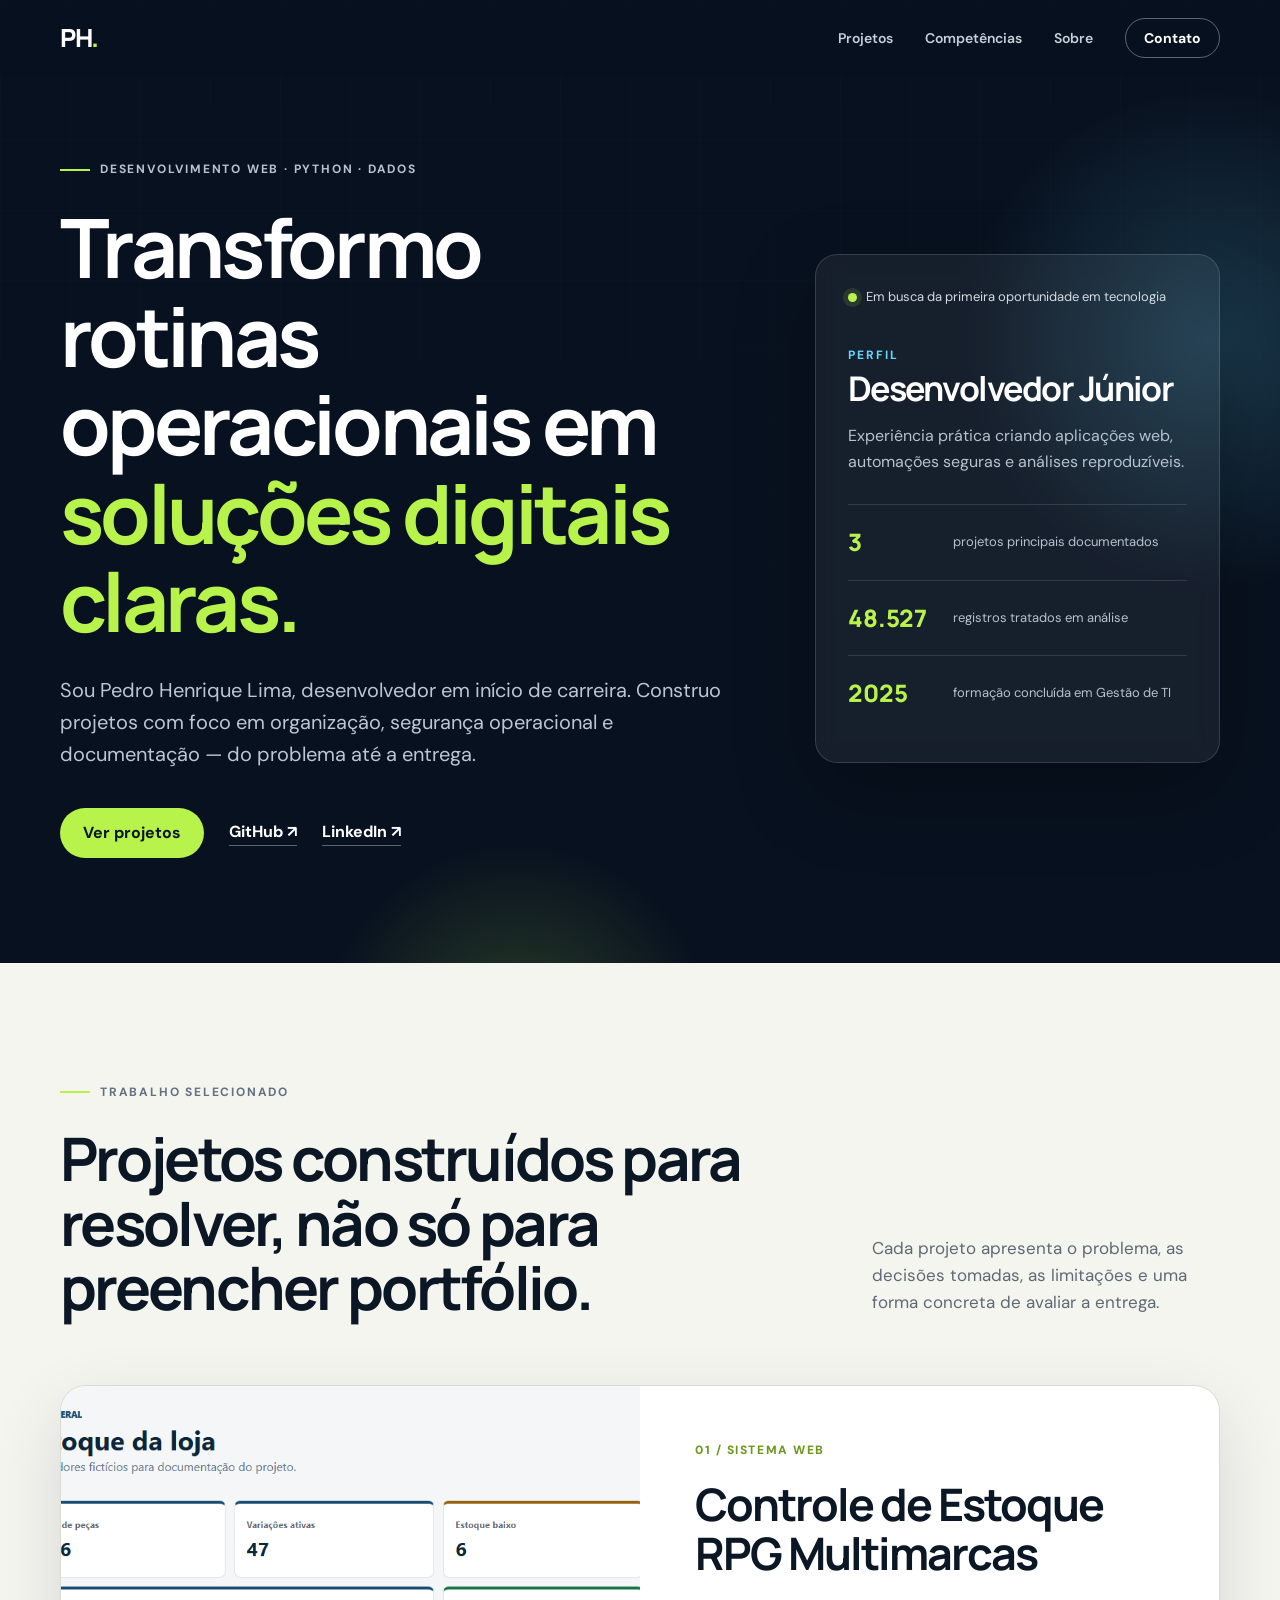
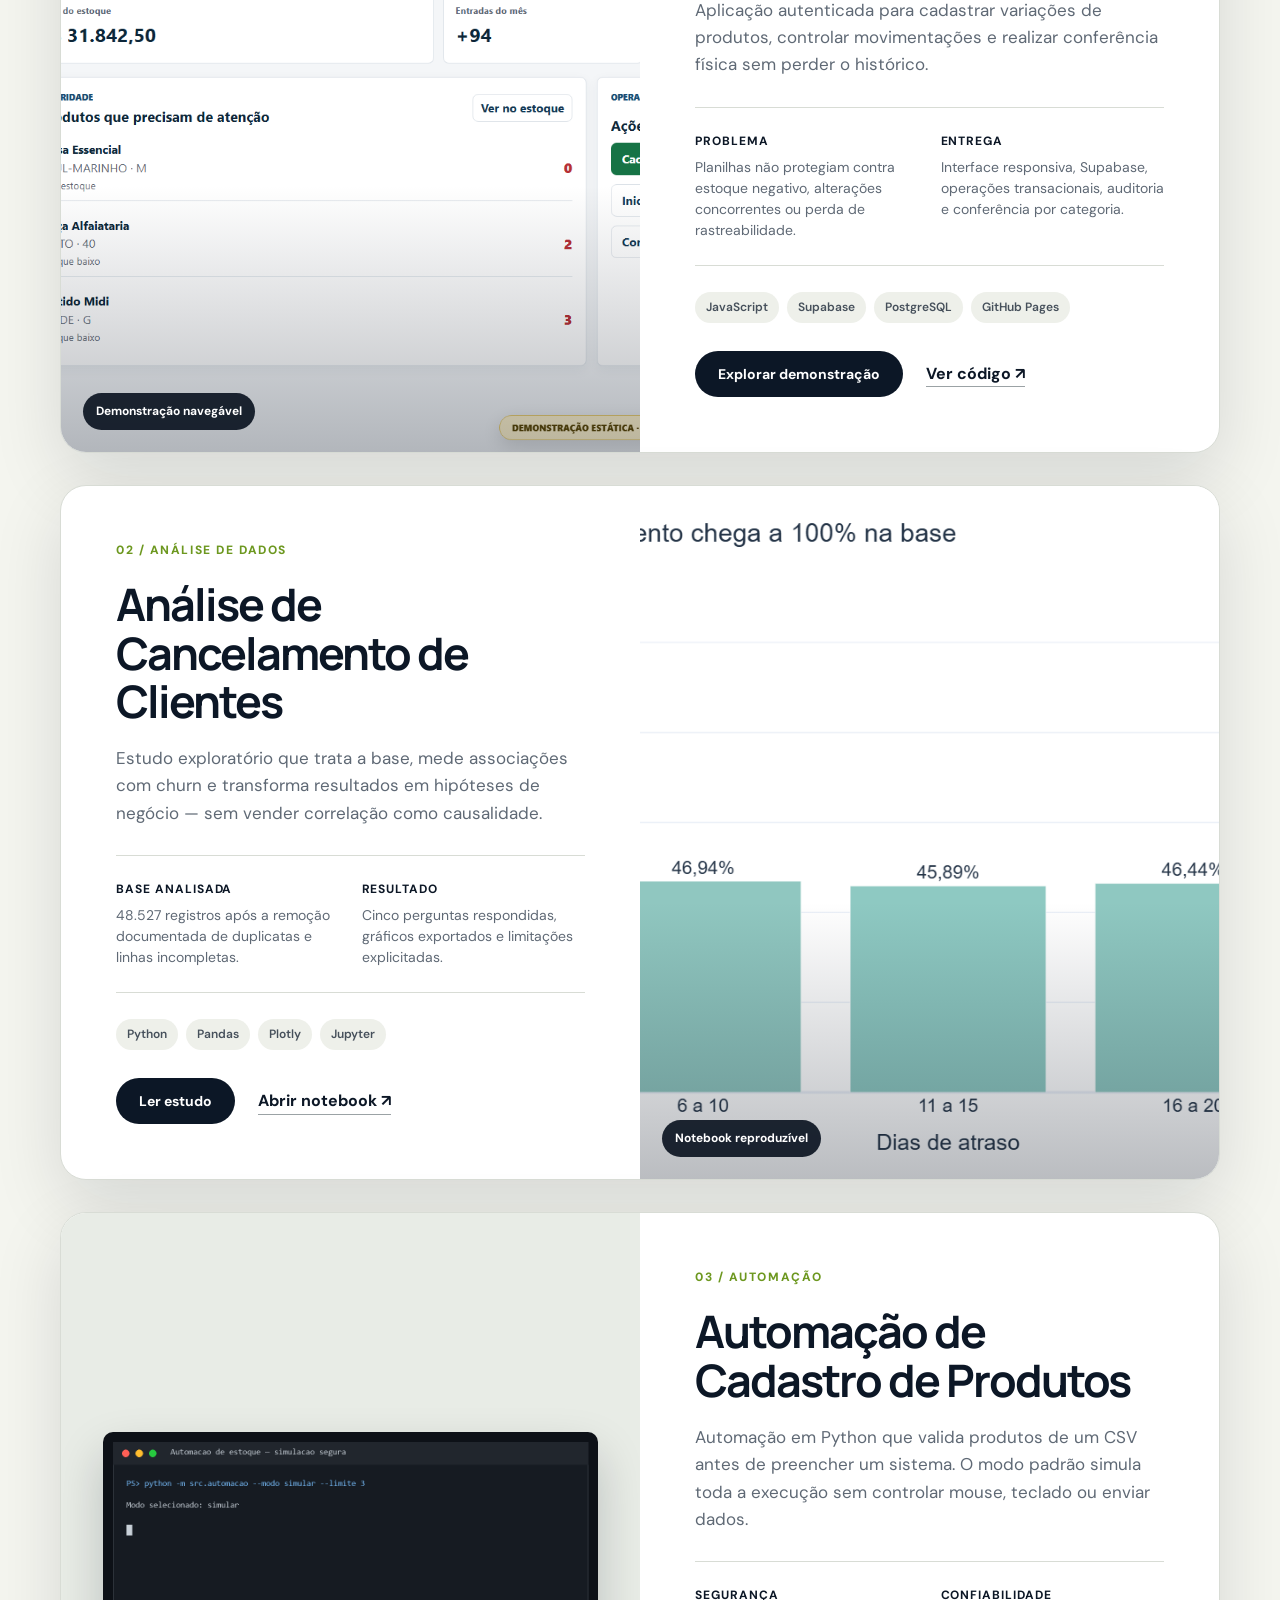
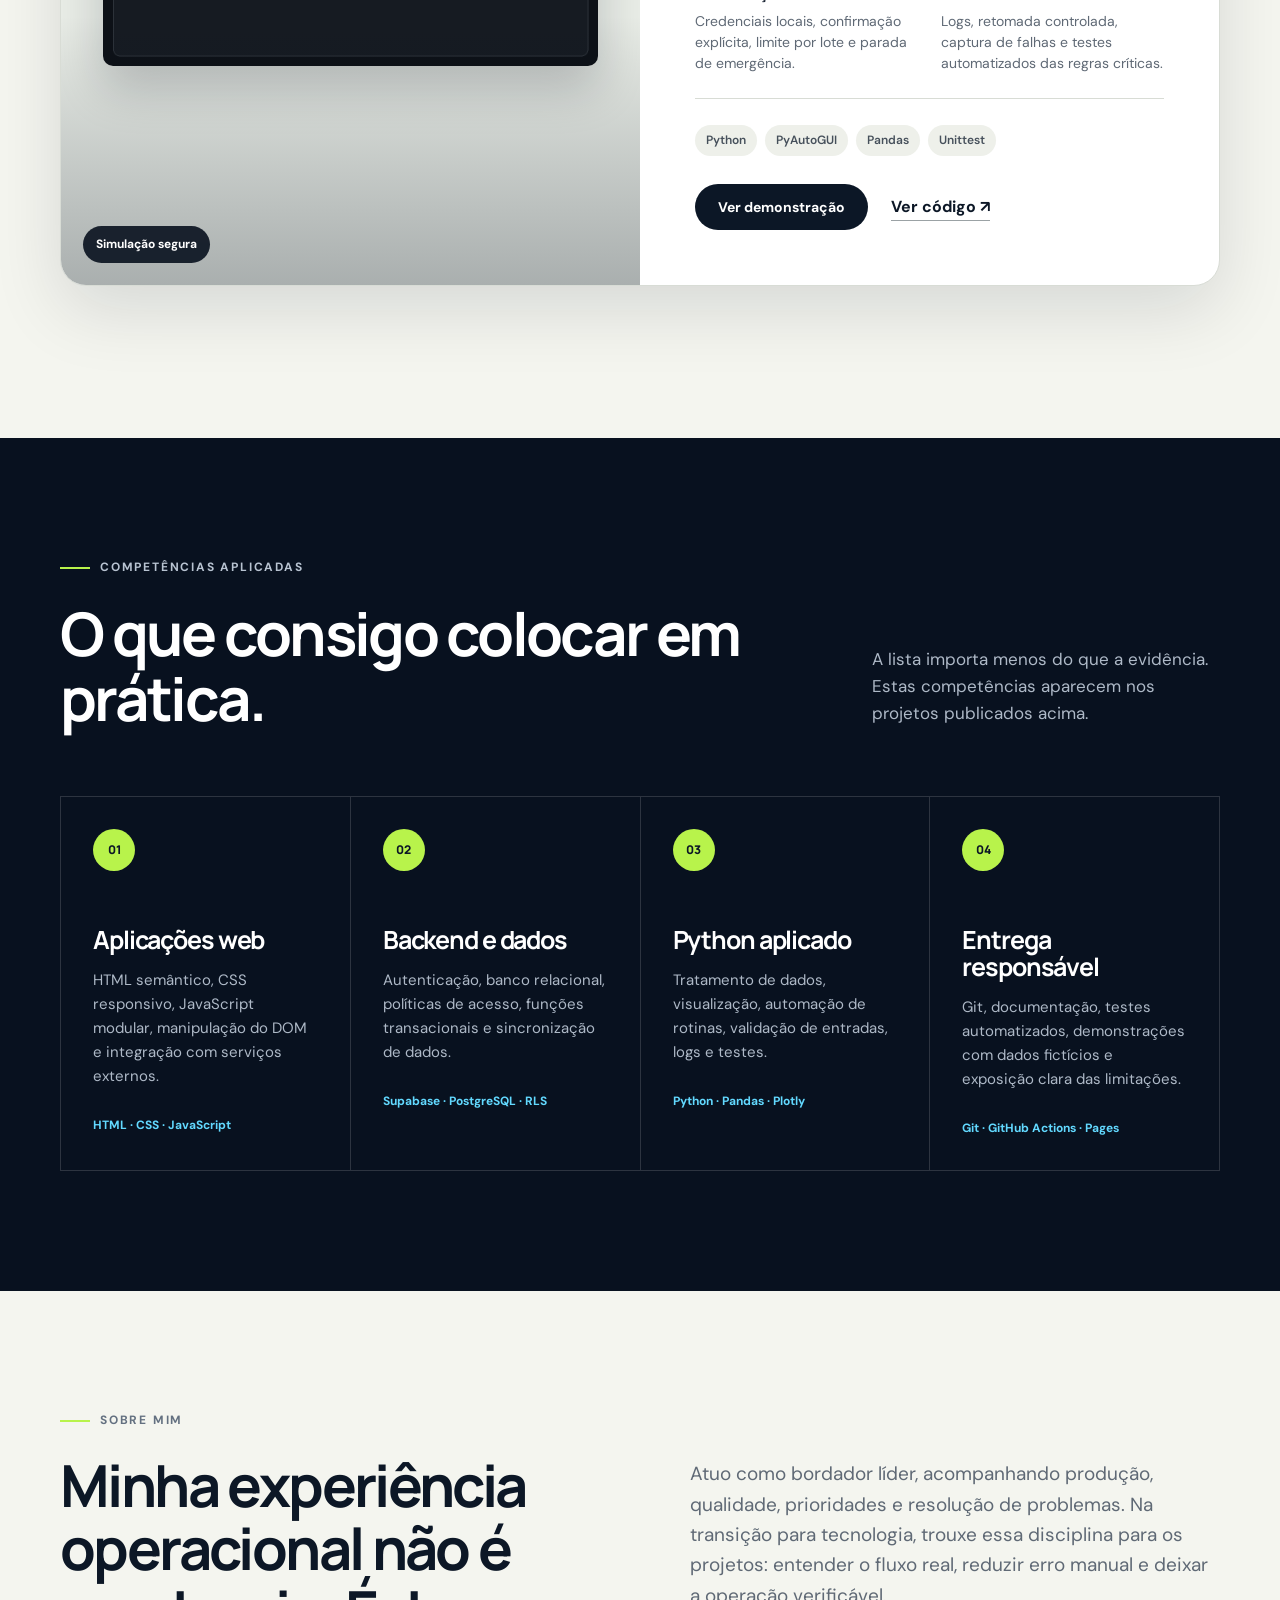
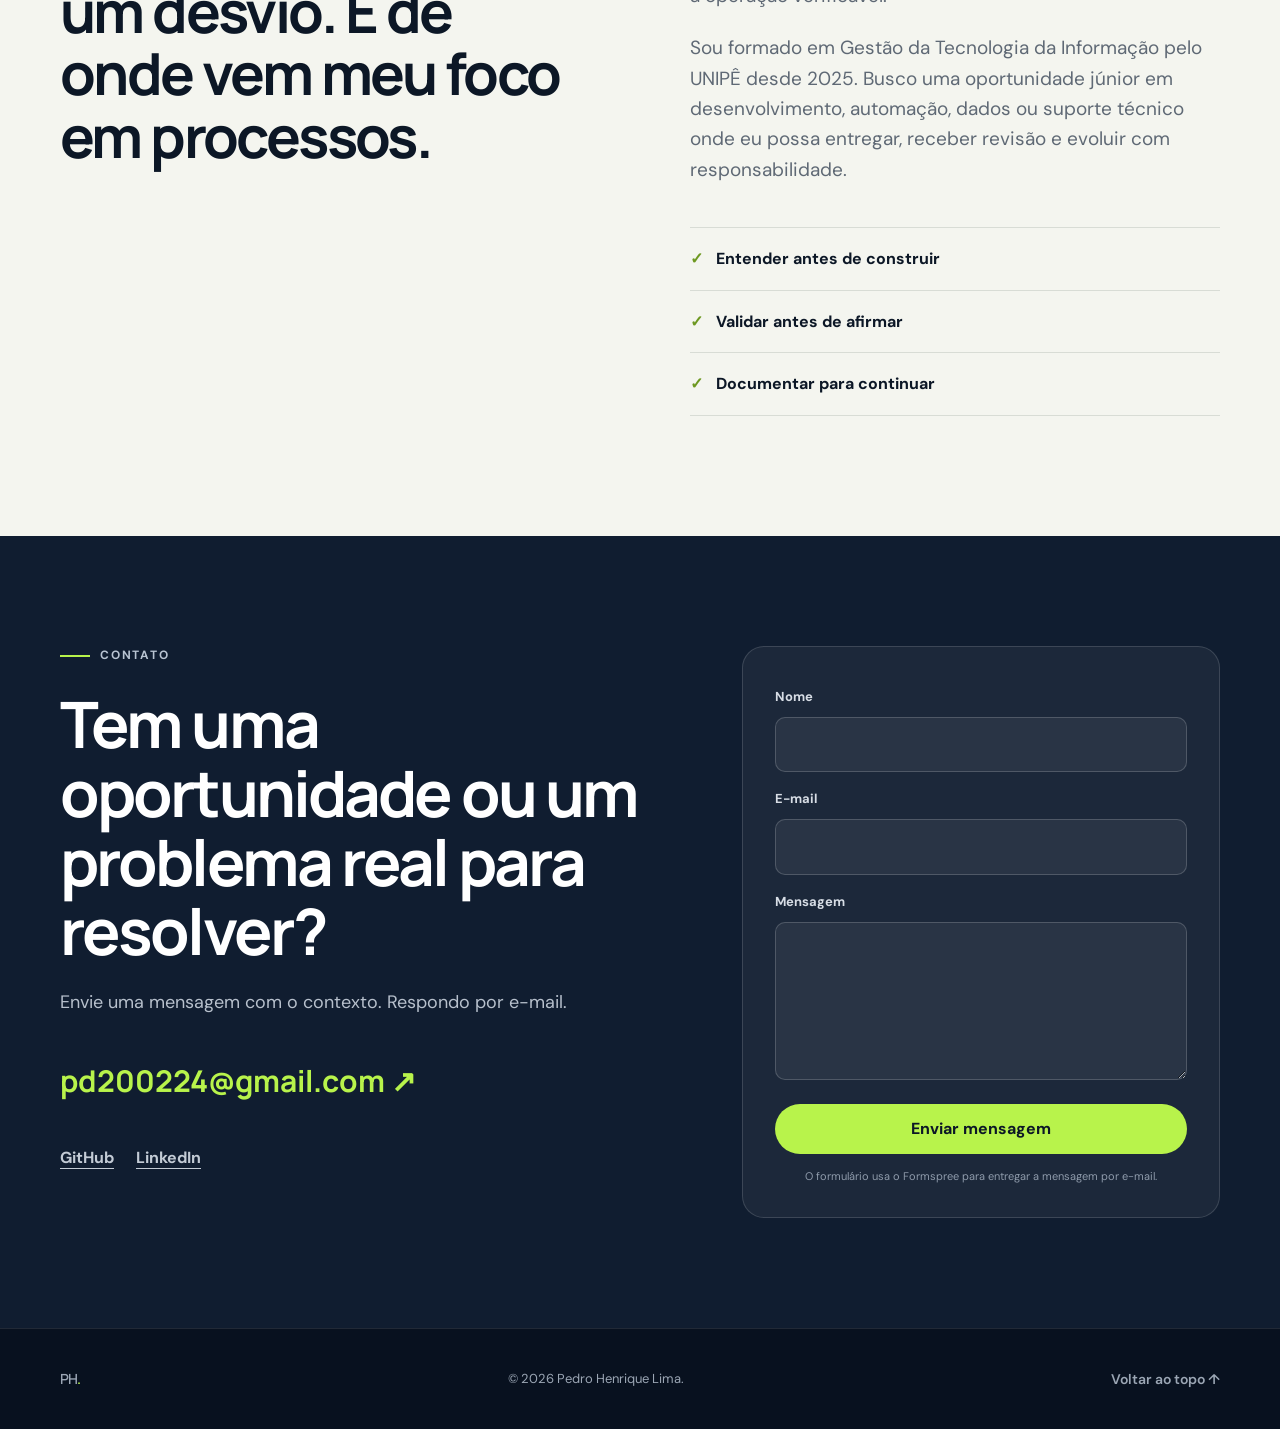
<file: index.html>
<!doctype html>
<html lang="pt-BR">
<head>
  <meta charset="utf-8">
  <meta name="viewport" content="width=device-width, initial-scale=1">
  <meta name="description" content="Portfólio de Pedro Henrique Lima: desenvolvimento web, automação com Python e análise de dados aplicada a problemas operacionais.">
  <meta name="theme-color" content="#08111f">
  <meta property="og:title" content="Pedro Henrique Lima | Desenvolvedor">
  <meta property="og:description" content="Projetos documentados em JavaScript, Python, dados e Supabase.">
  <meta property="og:type" content="website">
  <title>Pedro Henrique Lima | Desenvolvedor</title>
  <link rel="icon" href="data:image/svg+xml,%3Csvg xmlns='http://www.w3.org/2000/svg' viewBox='0 0 64 64'%3E%3Crect width='64' height='64' rx='14' fill='%2308111f'/%3E%3Ctext x='10' y='43' font-family='Arial' font-size='32' font-weight='700' fill='white'%3EPH%3C/text%3E%3Ccircle cx='54' cy='45' r='4' fill='%23b8f34b'/%3E%3C/svg%3E">
  <link rel="preconnect" href="https://fonts.googleapis.com">
  <link rel="preconnect" href="https://fonts.gstatic.com" crossorigin>
  <link href="https://fonts.googleapis.com/css2?family=DM+Sans:wght@400;500;600;700&family=Manrope:wght@600;700;800&display=swap" rel="stylesheet">
  <link rel="stylesheet" href="styles.css?v=20261008-2">
  <script src="script.js?v=20261008-2" defer></script>
</head>
<body>
  <a class="skip-link" href="#conteudo">Pular para o conteúdo</a>
  <header class="site-header" data-header>
    <nav class="container nav" aria-label="Navegação principal">
      <a class="brand" href="#inicio" aria-label="Ir para o início">PH<span>.</span></a>
      <div class="nav-links">
        <a href="#projetos">Projetos</a>
        <a href="#competencias">Competências</a>
        <a href="#sobre">Sobre</a>
      </div>
      <a class="button button-small button-outline" href="#contato">Contato</a>
    </nav>
  </header>

  <main id="conteudo">
    <section class="hero" id="inicio">
      <div class="hero-glow hero-glow-one" aria-hidden="true"></div>
      <div class="hero-glow hero-glow-two" aria-hidden="true"></div>
      <div class="container hero-grid">
        <div class="hero-copy reveal">
          <p class="eyebrow"><span></span> Desenvolvimento web · Python · Dados</p>
          <h1>Transformo rotinas operacionais em <em><span>soluções digitais</span> claras.</em></h1>
          <p class="hero-intro">Sou Pedro Henrique Lima, desenvolvedor em início de carreira. Construo projetos com foco em organização, segurança operacional e documentação — do problema até a entrega.</p>
          <div class="hero-actions">
            <a class="button button-primary" href="#projetos">Ver projetos</a>
            <a class="text-link" href="https://github.com/pedrollima2002" target="_blank" rel="noopener noreferrer">GitHub <span aria-hidden="true">↗</span></a>
            <a class="text-link" href="https://www.linkedin.com/in/pedro-lima-a56331310" target="_blank" rel="noopener noreferrer">LinkedIn <span aria-hidden="true">↗</span></a>
          </div>
        </div>
        <aside class="hero-panel reveal" aria-label="Resumo profissional">
          <div class="status"><span></span> Em busca da primeira oportunidade em tecnologia</div>
          <p class="panel-kicker">Perfil</p>
          <h2>Desenvolvedor Júnior</h2>
          <p>Experiência prática criando aplicações web, automações seguras e análises reproduzíveis.</p>
          <dl class="quick-facts">
            <div><dt>3</dt><dd>projetos principais documentados</dd></div>
            <div><dt>48.527</dt><dd>registros tratados em análise</dd></div>
            <div><dt>2025</dt><dd>formação concluída em Gestão de TI</dd></div>
          </dl>
        </aside>
      </div>
    </section>

    <section class="section projects-section" id="projetos">
      <div class="container">
        <div class="section-heading reveal">
          <div>
            <p class="eyebrow dark"><span></span> Trabalho selecionado</p>
            <h2>Projetos construídos para resolver, não só para preencher portfólio.</h2>
          </div>
          <p>Cada projeto apresenta o problema, as decisões tomadas, as limitações e uma forma concreta de avaliar a entrega.</p>
        </div>

        <article class="project reveal">
          <a class="project-media" href="https://pedrollima2002.github.io/estoque-rpg/docs/demo.html" target="_blank" rel="noopener noreferrer" aria-label="Abrir demonstração do controle de estoque">
            <img src="assets/projects/estoque-dashboard.png" alt="Dashboard demonstrativo do sistema de estoque com indicadores e dados fictícios">
            <span class="media-badge">Demonstração navegável</span>
          </a>
          <div class="project-content">
            <div class="project-number">01 / Sistema web</div>
            <h3>Controle de Estoque RPG Multimarcas</h3>
            <p class="project-lead">Aplicação autenticada para cadastrar variações de produtos, controlar movimentações e realizar conferência física sem perder o histórico.</p>
            <div class="project-proof">
              <div><strong>Problema</strong><span>Planilhas não protegiam contra estoque negativo, alterações concorrentes ou perda de rastreabilidade.</span></div>
              <div><strong>Entrega</strong><span>Interface responsiva, Supabase, operações transacionais, auditoria e conferência por categoria.</span></div>
            </div>
            <ul class="tags" aria-label="Tecnologias"><li>JavaScript</li><li>Supabase</li><li>PostgreSQL</li><li>GitHub Pages</li></ul>
            <div class="project-actions">
              <a class="button button-dark" href="https://pedrollima2002.github.io/estoque-rpg/docs/demo.html" target="_blank" rel="noopener noreferrer">Explorar demonstração</a>
              <a class="text-link dark-link" href="https://github.com/pedrollima2002/estoque-rpg" target="_blank" rel="noopener noreferrer">Ver código <span aria-hidden="true">↗</span></a>
            </div>
          </div>
        </article>

        <article class="project reveal">
          <a class="project-media" href="https://github.com/pedrollima2002/analise-de-cancelamento" target="_blank" rel="noopener noreferrer" aria-label="Abrir análise de cancelamento no GitHub">
            <img src="assets/projects/churn-atraso.png" alt="Gráfico da taxa de cancelamento por faixa de dias de atraso">
            <span class="media-badge">Notebook reproduzível</span>
          </a>
          <div class="project-content">
            <div class="project-number">02 / Análise de dados</div>
            <h3>Análise de Cancelamento de Clientes</h3>
            <p class="project-lead">Estudo exploratório que trata a base, mede associações com churn e transforma resultados em hipóteses de negócio — sem vender correlação como causalidade.</p>
            <div class="project-proof">
              <div><strong>Base analisada</strong><span>48.527 registros após a remoção documentada de duplicatas e linhas incompletas.</span></div>
              <div><strong>Resultado</strong><span>Cinco perguntas respondidas, gráficos exportados e limitações explicitadas.</span></div>
            </div>
            <ul class="tags" aria-label="Tecnologias"><li>Python</li><li>Pandas</li><li>Plotly</li><li>Jupyter</li></ul>
            <div class="project-actions">
              <a class="button button-dark" href="https://github.com/pedrollima2002/analise-de-cancelamento#resumo-executivo" target="_blank" rel="noopener noreferrer">Ler estudo</a>
              <a class="text-link dark-link" href="https://github.com/pedrollima2002/analise-de-cancelamento/blob/main/notebooks/analise_cancelamento.ipynb" target="_blank" rel="noopener noreferrer">Abrir notebook <span aria-hidden="true">↗</span></a>
            </div>
          </div>
        </article>

        <article class="project reveal">
          <a class="project-media automation-media" href="https://github.com/pedrollima2002/automacao-de-estoque" target="_blank" rel="noopener noreferrer" aria-label="Abrir automação de cadastro no GitHub">
            <img src="assets/projects/automacao-simulacao.gif" alt="Terminal executando a simulação segura da automação com dados fictícios">
            <span class="media-badge">Simulação segura</span>
          </a>
          <div class="project-content">
            <div class="project-number">03 / Automação</div>
            <h3>Automação de Cadastro de Produtos</h3>
            <p class="project-lead">Automação em Python que valida produtos de um CSV antes de preencher um sistema. O modo padrão simula toda a execução sem controlar mouse, teclado ou enviar dados.</p>
            <div class="project-proof">
              <div><strong>Segurança</strong><span>Credenciais locais, confirmação explícita, limite por lote e parada de emergência.</span></div>
              <div><strong>Confiabilidade</strong><span>Logs, retomada controlada, captura de falhas e testes automatizados das regras críticas.</span></div>
            </div>
            <ul class="tags" aria-label="Tecnologias"><li>Python</li><li>PyAutoGUI</li><li>Pandas</li><li>Unittest</li></ul>
            <div class="project-actions">
              <a class="button button-dark" href="https://github.com/pedrollima2002/automacao-de-estoque#demonstração-segura" target="_blank" rel="noopener noreferrer">Ver demonstração</a>
              <a class="text-link dark-link" href="https://github.com/pedrollima2002/automacao-de-estoque" target="_blank" rel="noopener noreferrer">Ver código <span aria-hidden="true">↗</span></a>
            </div>
          </div>
        </article>
      </div>
    </section>

    <section class="section capabilities" id="competencias">
      <div class="container">
        <div class="section-heading light reveal">
          <div><p class="eyebrow"><span></span> Competências aplicadas</p><h2>O que consigo colocar em prática.</h2></div>
          <p>A lista importa menos do que a evidência. Estas competências aparecem nos projetos publicados acima.</p>
        </div>
        <div class="capability-grid">
          <article class="capability reveal"><span class="capability-icon">01</span><h3>Aplicações web</h3><p>HTML semântico, CSS responsivo, JavaScript modular, manipulação do DOM e integração com serviços externos.</p><span class="capability-stack">HTML · CSS · JavaScript</span></article>
          <article class="capability reveal"><span class="capability-icon">02</span><h3>Backend e dados</h3><p>Autenticação, banco relacional, políticas de acesso, funções transacionais e sincronização de dados.</p><span class="capability-stack">Supabase · PostgreSQL · RLS</span></article>
          <article class="capability reveal"><span class="capability-icon">03</span><h3>Python aplicado</h3><p>Tratamento de dados, visualização, automação de rotinas, validação de entradas, logs e testes.</p><span class="capability-stack">Python · Pandas · Plotly</span></article>
          <article class="capability reveal"><span class="capability-icon">04</span><h3>Entrega responsável</h3><p>Git, documentação, testes automatizados, demonstrações com dados fictícios e exposição clara das limitações.</p><span class="capability-stack">Git · GitHub Actions · Pages</span></article>
        </div>
      </div>
    </section>

    <section class="section about" id="sobre">
      <div class="container about-grid">
        <div class="about-title reveal"><p class="eyebrow dark"><span></span> Sobre mim</p><h2>Minha experiência operacional não é um desvio. É de onde vem meu foco em processos.</h2></div>
        <div class="about-copy reveal">
          <p>Atuo como bordador líder, acompanhando produção, qualidade, prioridades e resolução de problemas. Na transição para tecnologia, trouxe essa disciplina para os projetos: entender o fluxo real, reduzir erro manual e deixar a operação verificável.</p>
          <p>Sou formado em Gestão da Tecnologia da Informação pelo UNIPÊ desde 2025. Busco uma oportunidade júnior em desenvolvimento, automação, dados ou suporte técnico onde eu possa entregar, receber revisão e evoluir com responsabilidade.</p>
          <div class="principles"><span>Entender antes de construir</span><span>Validar antes de afirmar</span><span>Documentar para continuar</span></div>
        </div>
      </div>
    </section>

    <section class="contact" id="contato">
      <div class="container contact-grid">
        <div class="contact-copy reveal">
          <p class="eyebrow"><span></span> Contato</p>
          <h2>Tem uma oportunidade ou um problema real para resolver?</h2>
          <p>Envie uma mensagem com o contexto. Respondo por e-mail.</p>
          <a class="email-link" href="mailto:pd200224@gmail.com">pd200224@gmail.com <span aria-hidden="true">↗</span></a>
          <div class="contact-social"><a href="https://github.com/pedrollima2002" target="_blank" rel="noopener noreferrer">GitHub</a><a href="https://www.linkedin.com/in/pedro-lima-a56331310" target="_blank" rel="noopener noreferrer">LinkedIn</a></div>
        </div>
        <form class="contact-form reveal" action="https://formspree.io/f/xnjwekrn" method="POST">
          <label for="nome">Nome</label><input id="nome" name="nome" autocomplete="name" required>
          <label for="email">E-mail</label><input id="email" name="email" type="email" autocomplete="email" required>
          <label for="mensagem">Mensagem</label><textarea id="mensagem" name="mensagem" rows="5" required></textarea>
          <button class="button button-primary" type="submit">Enviar mensagem</button>
          <p class="form-note">O formulário usa o Formspree para entregar a mensagem por e-mail.</p>
        </form>
      </div>
    </section>
  </main>

  <footer class="footer"><div class="container footer-inner"><a class="brand" href="#inicio">PH<span>.</span></a><p>© <span data-year>2026</span> Pedro Henrique Lima.</p><a href="#inicio">Voltar ao topo ↑</a></div></footer>
</body>
</html>
</file>
<file: styles.css>
:root {
  --ink: #0c1726; --navy: #08111f; --navy-soft: #101d30; --paper: #f4f5ef;
  --white: #fff; --muted: #5f6975; --line: #d8dcd5; --accent: #b8f34b;
  --accent-dark: #6d9820; --blue: #62d9ff; --radius: 22px;
  --shadow: 0 24px 70px rgba(8, 17, 31, .12);
}
* { box-sizing: border-box; }
html { scroll-behavior: smooth; }
body { margin: 0; color: var(--ink); background: var(--paper); font-family: "DM Sans", Arial, sans-serif; line-height: 1.6; -webkit-font-smoothing: antialiased; }
img { display: block; max-width: 100%; }
a { color: inherit; }
button, input, textarea { font: inherit; }
.container { width: min(1160px, calc(100% - 40px)); margin-inline: auto; }
.skip-link { position: fixed; left: 16px; top: -80px; z-index: 100; padding: 12px 18px; background: var(--accent); color: var(--ink); font-weight: 700; }
.skip-link:focus { top: 16px; }
.site-header { position: fixed; inset: 0 0 auto; z-index: 50; color: var(--white); background: rgba(8,17,31,.72); border-bottom: 1px solid transparent; backdrop-filter: blur(10px); transition: background .25s ease, border-color .25s ease; }
.site-header.scrolled { background: rgba(8, 17, 31, .92); border-color: rgba(255,255,255,.1); backdrop-filter: blur(14px); }
.nav { height: 76px; display: flex; align-items: center; justify-content: space-between; gap: 32px; }
.brand { font-family: "Manrope", sans-serif; font-size: 25px; font-weight: 800; text-decoration: none; letter-spacing: -.06em; }
.brand span { color: var(--accent); }
.nav-links { display: flex; gap: 32px; margin-left: auto; }
.nav-links a, .footer a { text-decoration: none; font-weight: 600; font-size: 14px; }
.nav-links a { color: #c7cfdb; }
.nav-links a:hover, .nav-links a:focus-visible { color: var(--white); }
.button { display: inline-flex; min-height: 50px; align-items: center; justify-content: center; gap: 8px; padding: 0 22px; border: 1px solid transparent; border-radius: 999px; font-weight: 700; text-decoration: none; cursor: pointer; transition: transform .2s ease, background .2s ease, border-color .2s ease; }
.button:hover { transform: translateY(-2px); }
.button-small { min-height: 40px; padding-inline: 18px; font-size: 14px; }
.button-outline { color: var(--white); border-color: rgba(255,255,255,.35); }
.button-outline:hover { border-color: var(--accent); color: var(--accent); }
.button-primary { color: var(--ink); background: var(--accent); }
.button-primary:hover { background: #c9ff62; }
.button-dark { min-height: 46px; color: var(--white); background: var(--ink); font-size: 14px; }
.text-link { color: var(--white); font-weight: 700; text-decoration: none; border-bottom: 1px solid rgba(255,255,255,.35); }
.text-link:hover { color: var(--accent); border-color: var(--accent); }
.dark-link { color: var(--ink); border-color: #9ba2a5; }
.hero { position: relative; overflow: hidden; min-height: 770px; padding: 160px 0 105px; color: var(--white); background: var(--navy); }
.hero::before { content: ""; position: absolute; inset: 0; opacity: .18; background-image: linear-gradient(rgba(255,255,255,.08) 1px, transparent 1px), linear-gradient(90deg, rgba(255,255,255,.08) 1px, transparent 1px); background-size: 70px 70px; mask-image: linear-gradient(to bottom, black, transparent 88%); }
.hero-glow { position: absolute; border-radius: 999px; opacity: .2; }
.hero-glow-one { width: 520px; height: 520px; right: -190px; top: 80px; background: radial-gradient(circle, var(--blue), transparent 68%); }
.hero-glow-two { width: 420px; height: 420px; left: 24%; bottom: -290px; background: radial-gradient(circle, var(--accent), transparent 67%); }
.hero-grid { position: relative; display: grid; grid-template-columns: 1.25fr .75fr; gap: 80px; align-items: center; }
.eyebrow { display: flex; align-items: center; gap: 10px; margin: 0 0 24px; color: #b8c3d1; font-size: 12px; font-weight: 700; letter-spacing: .15em; text-transform: uppercase; }
.eyebrow span { width: 30px; height: 2px; background: var(--accent); }
.eyebrow.dark { color: #637080; }
h1, h2, h3 { margin-top: 0; font-family: "Manrope", sans-serif; line-height: 1.08; letter-spacing: -.045em; }
h1 { max-width: 760px; margin-bottom: 28px; font-size: clamp(48px, 6.4vw, 82px); }
h1 em { color: var(--accent); font-style: normal; }
h1 em span { white-space: nowrap; }
.hero-intro { max-width: 680px; margin: 0; color: #bdc7d3; font-size: 20px; }
.hero-actions { display: flex; align-items: center; flex-wrap: wrap; gap: 25px; margin-top: 38px; }
.hero-panel { padding: 32px; border: 1px solid rgba(255,255,255,.14); border-radius: var(--radius); background: rgba(255,255,255,.06); box-shadow: 0 28px 80px rgba(0,0,0,.25); backdrop-filter: blur(12px); }
.status { display: flex; align-items: center; gap: 9px; margin-bottom: 38px; color: #d4dbe4; font-size: 13px; }
.status span { width: 9px; height: 9px; border-radius: 50%; background: var(--accent); box-shadow: 0 0 0 5px rgba(184,243,75,.12); }
.panel-kicker { margin: 0 0 5px; color: var(--blue); font-size: 12px; font-weight: 700; text-transform: uppercase; letter-spacing: .16em; }
.hero-panel h2 { margin-bottom: 14px; font-size: 34px; }
.hero-panel > p:not(.panel-kicker) { color: #b8c2cf; }
.quick-facts { margin: 30px 0 0; }
.quick-facts div { display: grid; grid-template-columns: 90px 1fr; align-items: center; gap: 15px; padding: 18px 0; border-top: 1px solid rgba(255,255,255,.12); }
.quick-facts dt { color: var(--accent); font-family: "Manrope", sans-serif; font-size: 24px; font-weight: 800; }
.quick-facts dd { margin: 0; color: #b8c2cf; font-size: 13px; line-height: 1.4; }
.section { padding: 120px 0; }
.section-heading { display: grid; grid-template-columns: 1.35fr .65fr; gap: 90px; align-items: end; margin-bottom: 65px; }
.section-heading h2 { max-width: 760px; margin: 0; font-size: clamp(38px, 5vw, 60px); }
.section-heading > p { margin: 0 0 4px; color: var(--muted); font-size: 17px; }
.project { display: grid; grid-template-columns: 1fr 1fr; overflow: hidden; margin-bottom: 32px; border: 1px solid var(--line); border-radius: calc(var(--radius) + 4px); background: var(--white); box-shadow: var(--shadow); }
.project:nth-of-type(even) .project-media { order: 2; }
.project-media { position: relative; display: flex; min-height: 520px; align-items: center; justify-content: center; overflow: hidden; background: #e9ece6; }
.project-media::after { content: ""; position: absolute; inset: 0; background: linear-gradient(to top, rgba(8,17,31,.28), transparent 40%); pointer-events: none; }
.project-media img { width: 100%; height: 100%; object-fit: cover; transition: transform .5s ease; }
.project-media:hover img { transform: scale(1.025); }
.automation-media { padding: 42px; background: #e8ece6; }
.automation-media img { height: auto; border-radius: 10px; box-shadow: 0 22px 48px rgba(8,17,31,.2); }
.media-badge { position: absolute; z-index: 2; left: 22px; bottom: 22px; padding: 9px 13px; border-radius: 999px; color: var(--white); background: rgba(8,17,31,.9); font-size: 12px; font-weight: 700; }
.project-content { display: flex; flex-direction: column; justify-content: center; padding: 55px; }
.project-number { margin-bottom: 20px; color: var(--accent-dark); font-size: 12px; font-weight: 800; letter-spacing: .13em; text-transform: uppercase; }
.project h3 { max-width: 500px; margin-bottom: 20px; font-size: clamp(31px, 3.5vw, 46px); }
.project-lead { margin: 0 0 28px; color: var(--muted); font-size: 17px; }
.project-proof { display: grid; grid-template-columns: 1fr 1fr; gap: 22px; padding: 24px 0; border-top: 1px solid var(--line); border-bottom: 1px solid var(--line); }
.project-proof div { display: flex; flex-direction: column; gap: 6px; }
.project-proof strong { font-size: 12px; text-transform: uppercase; letter-spacing: .08em; }
.project-proof span { color: var(--muted); font-size: 14px; line-height: 1.5; }
.tags { display: flex; flex-wrap: wrap; gap: 8px; margin: 26px 0 28px; padding: 0; list-style: none; }
.tags li { padding: 6px 11px; border-radius: 999px; color: #46505b; background: #eef0ea; font-size: 12px; font-weight: 600; }
.project-actions { display: flex; align-items: center; flex-wrap: wrap; gap: 23px; }
.capabilities { color: var(--white); background: var(--navy); }
.section-heading.light > p { color: #aeb9c7; }
.capability-grid { display: grid; grid-template-columns: repeat(4, 1fr); border-top: 1px solid rgba(255,255,255,.15); border-left: 1px solid rgba(255,255,255,.15); }
.capability { min-height: 330px; padding: 32px; border-right: 1px solid rgba(255,255,255,.15); border-bottom: 1px solid rgba(255,255,255,.15); }
.capability-icon { display: inline-flex; width: 42px; height: 42px; align-items: center; justify-content: center; margin-bottom: 55px; border-radius: 50%; color: var(--ink); background: var(--accent); font-family: "Manrope", sans-serif; font-size: 12px; font-weight: 800; }
.capability h3 { margin-bottom: 15px; font-size: 25px; }
.capability p { color: #aeb9c7; font-size: 15px; }
.capability-stack { display: block; margin-top: 28px; color: var(--blue); font-size: 12px; font-weight: 700; }
.about-grid { display: grid; grid-template-columns: 1fr 1fr; gap: 100px; }
.about-title h2 { font-size: clamp(38px, 4.8vw, 58px); }
.about-copy { padding-top: 48px; }
.about-copy > p { margin: 0 0 22px; color: var(--muted); font-size: 19px; }
.principles { display: flex; flex-direction: column; margin-top: 42px; border-top: 1px solid var(--line); }
.principles span { padding: 18px 0; border-bottom: 1px solid var(--line); font-weight: 700; }
.principles span::before { content: "✓"; margin-right: 13px; color: var(--accent-dark); }
.contact { padding: 110px 0; color: var(--white); background: var(--navy-soft); }
.contact-grid { display: grid; grid-template-columns: 1fr .82fr; gap: 100px; align-items: start; }
.contact h2 { max-width: 620px; margin-bottom: 22px; font-size: clamp(40px, 5.2vw, 64px); }
.contact-copy > p:not(.eyebrow) { color: #b7c0cc; font-size: 18px; }
.email-link { display: inline-block; margin-top: 23px; color: var(--accent); font-family: "Manrope", sans-serif; font-size: clamp(20px, 3vw, 30px); font-weight: 700; text-decoration: none; }
.contact-social { display: flex; gap: 22px; margin-top: 40px; }
.contact-social a { color: #c3cbd5; font-weight: 700; text-underline-offset: 5px; }
.contact-form { display: grid; gap: 9px; padding: 32px; border: 1px solid rgba(255,255,255,.14); border-radius: var(--radius); background: rgba(255,255,255,.05); }
.contact-form label { margin-top: 8px; color: #d7dde5; font-size: 13px; font-weight: 700; }
.contact-form input, .contact-form textarea { width: 100%; padding: 14px 15px; border: 1px solid rgba(255,255,255,.18); border-radius: 10px; outline: 0; color: var(--white); background: rgba(255,255,255,.06); }
.contact-form input:focus, .contact-form textarea:focus { border-color: var(--accent); box-shadow: 0 0 0 3px rgba(184,243,75,.12); }
.contact-form textarea { resize: vertical; }
.contact-form .button { margin-top: 15px; }
.form-note { margin: 5px 0 0; color: #8f9bab; font-size: 11px; text-align: center; }
.footer { color: #9ba6b4; background: var(--navy); border-top: 1px solid rgba(255,255,255,.1); }
.footer-inner { min-height: 100px; display: flex; align-items: center; justify-content: space-between; gap: 25px; }
.footer p { margin: 0; font-size: 13px; }
.reveal { opacity: 1; transform: none; }
@media (max-width: 980px) {
  .hero-grid, .section-heading, .about-grid, .contact-grid { grid-template-columns: 1fr; }
  .hero-grid { gap: 55px; } .hero-panel { max-width: 660px; } .section-heading { gap: 24px; }
  .project { grid-template-columns: 1fr; } .project:nth-of-type(even) .project-media { order: 0; } .project-media { min-height: 420px; }
  .capability-grid { grid-template-columns: 1fr 1fr; } .about-grid, .contact-grid { gap: 45px; } .about-copy { padding-top: 0; }
}
@media (max-width: 680px) {
  .container { width: min(100% - 28px, 1160px); } .nav { height: 68px; } .nav-links { display: none; }
  .hero { min-height: auto; padding: 128px 0 82px; } h1 { font-size: 45px; } .hero-intro { font-size: 17px; }
  .hero-actions { align-items: flex-start; flex-direction: column; } .hero-panel { padding: 24px; } .quick-facts div { grid-template-columns: 84px 1fr; }
  .section { padding: 82px 0; } .section-heading { margin-bottom: 40px; } .section-heading h2, .about-title h2 { font-size: 37px; }
  .project-media { min-height: 270px; } .automation-media { padding: 20px; } .project-content { padding: 32px 24px; } .project h3 { font-size: 32px; }
  .project-proof { grid-template-columns: 1fr; } .project-actions { align-items: flex-start; flex-direction: column; }
  .capability-grid { grid-template-columns: 1fr; } .capability { min-height: auto; } .capability-icon { margin-bottom: 28px; }
  .contact { padding: 80px 0; } .contact-form { padding: 22px; } .email-link { font-size: 19px; }
  .footer-inner { padding: 28px 0; flex-direction: column; }
}
@media (prefers-reduced-motion: reduce) {
  html { scroll-behavior: auto; } *, *::before, *::after { transition-duration: .01ms !important; animation-duration: .01ms !important; animation-iteration-count: 1 !important; }
  .reveal { opacity: 1; transform: none; }
}
</file>
